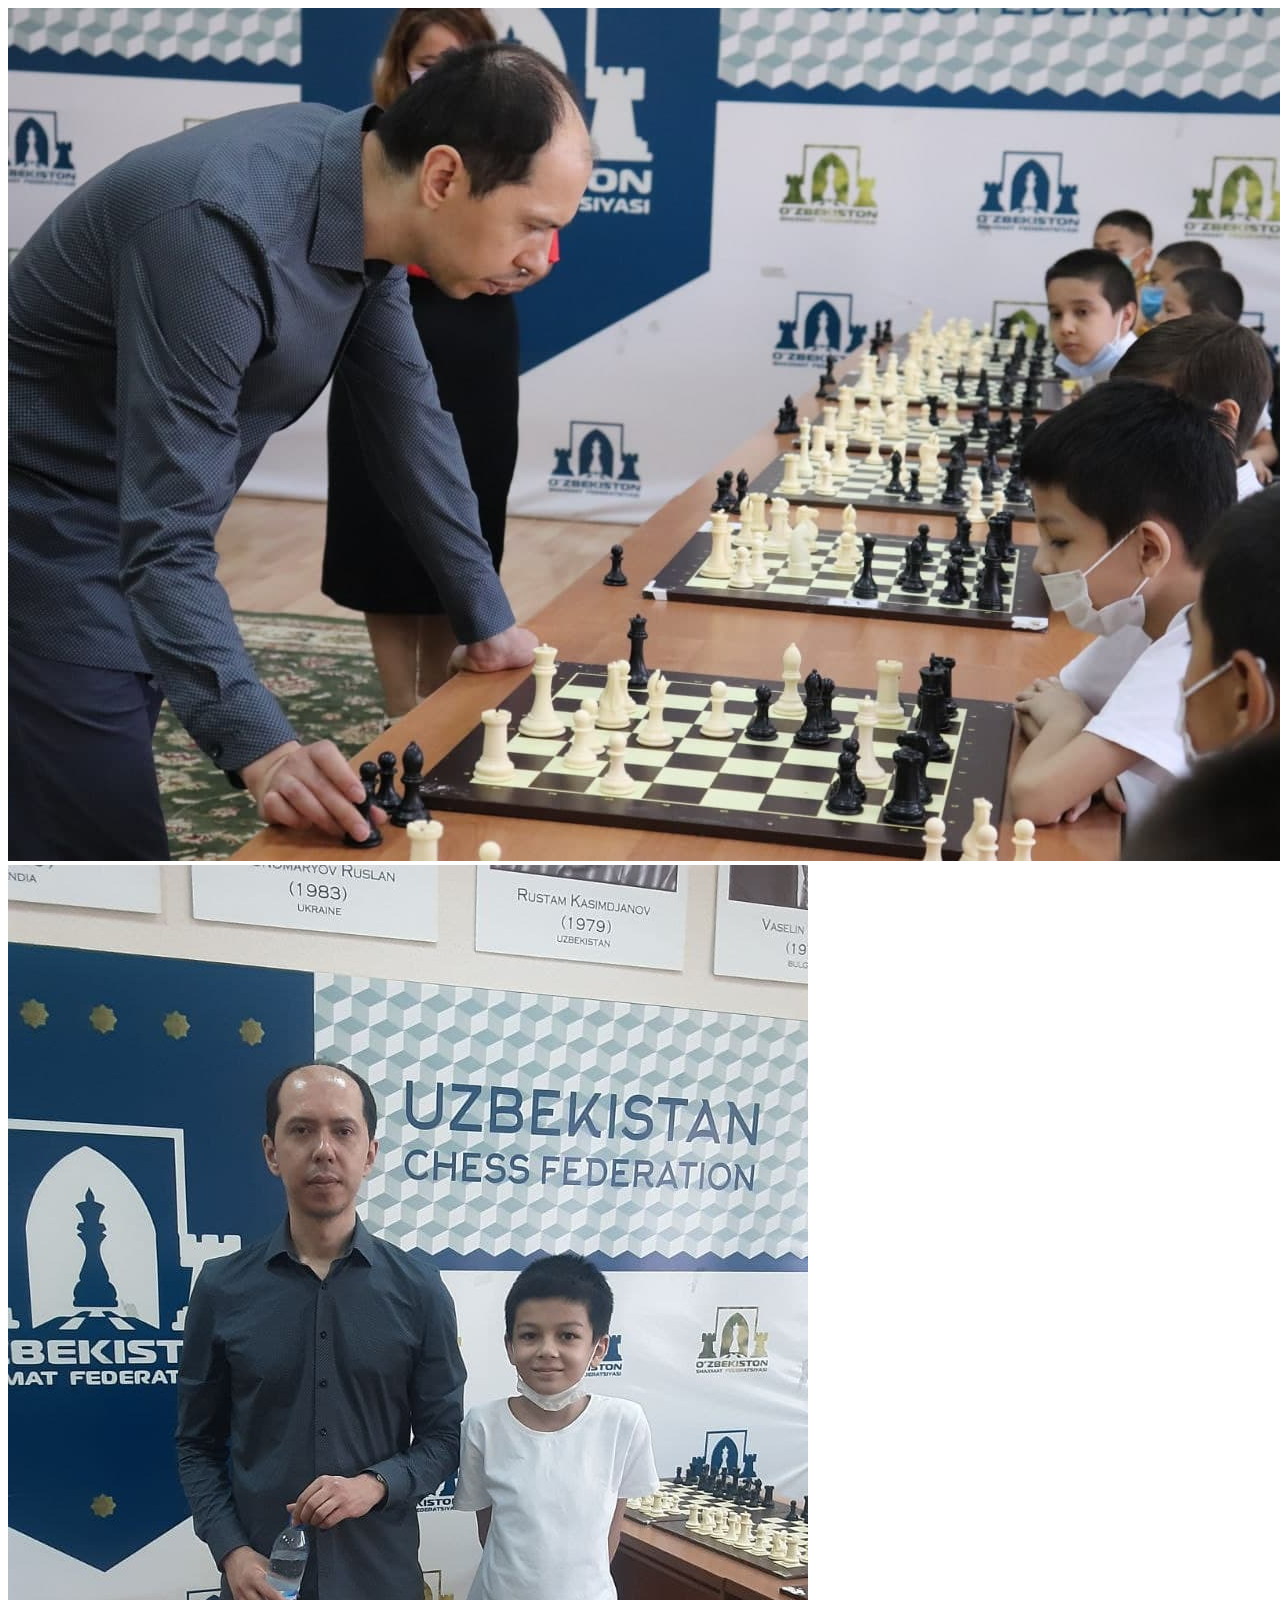
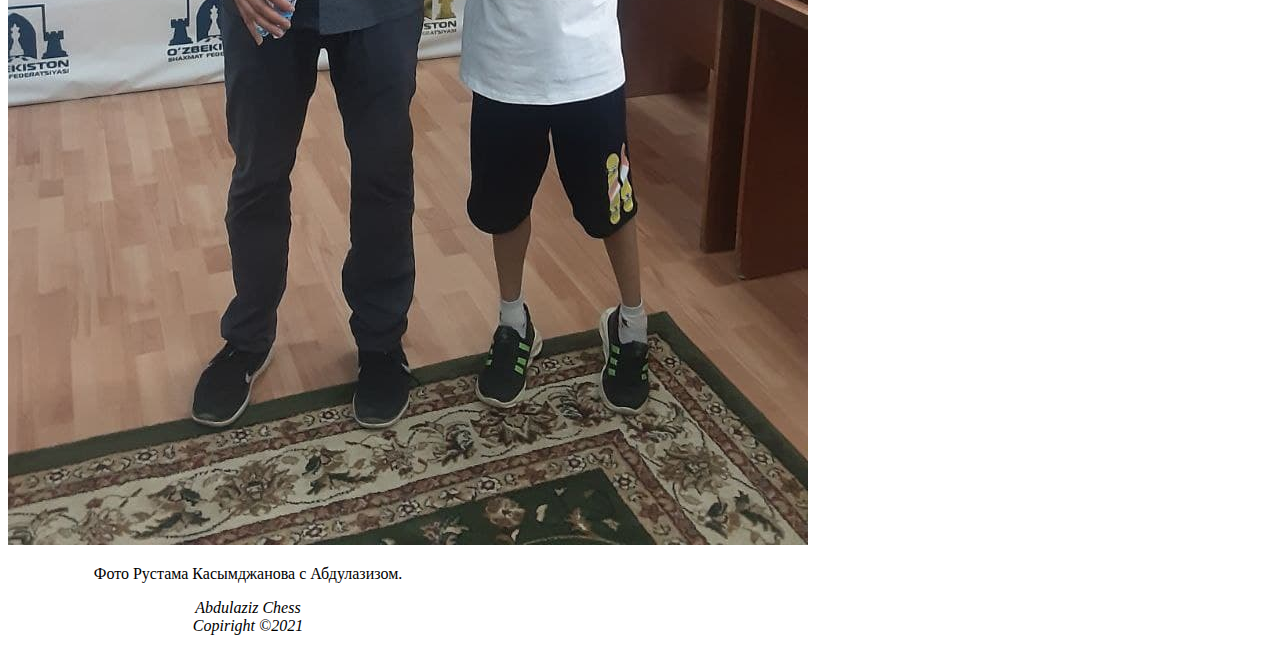
<file: index.html>
<!DOCTYPE html>
<html>
<head>
	<title></title>
	<link rel="stylesheet" type="text/css" href="styles.css">
	<link href="https://cdn.jsdelivr.net/npm/bootstrap@5.1.0/dist/css/bootstrap.min.css" rel="stylesheet" integrity="sha384-KyZXEAg3QhqLMpG8r+8fhAXLRk2vvoC2f3B09zVXn8CA5QIVfZOJ3BCsw2P0p/We" crossorigin="anonymous">
	<meta name="viewport" content="width=device-width, initial-scale=1">
	<script src="https://cdn.jsdelivr.net/npm/bootstrap@5.1.0/dist/js/bootstrap.bundle.min.js" integrity="sha384-U1DAWAznBHeqEIlVSCgzq+c9gqGAJn5c/t99JyeKa9xxaYpSvHU5awsuZVVFIhvj" crossorigin="anonymous"></script>
</head>
<body>
<div class="container">
<div class="card" style="width: 30rem;">
  <img src="photo.jpg" class="card-img-top" alt="..." >
  <div class="card-body">
   

 
</div>
<div class="card" style="width: 30rem;">
  <img src="photo2.jpg" class="card-img-top" alt="..." >
  <div class="card-body">
   <p>Фото Рустама Касымджанова с Абдулазизом.</p>

 
</div>
</div>
		

<footer><em><p>Abdulaziz Chess<br>Copiright &copy;2021</p></em></footer>
</body>
</html>
</file>
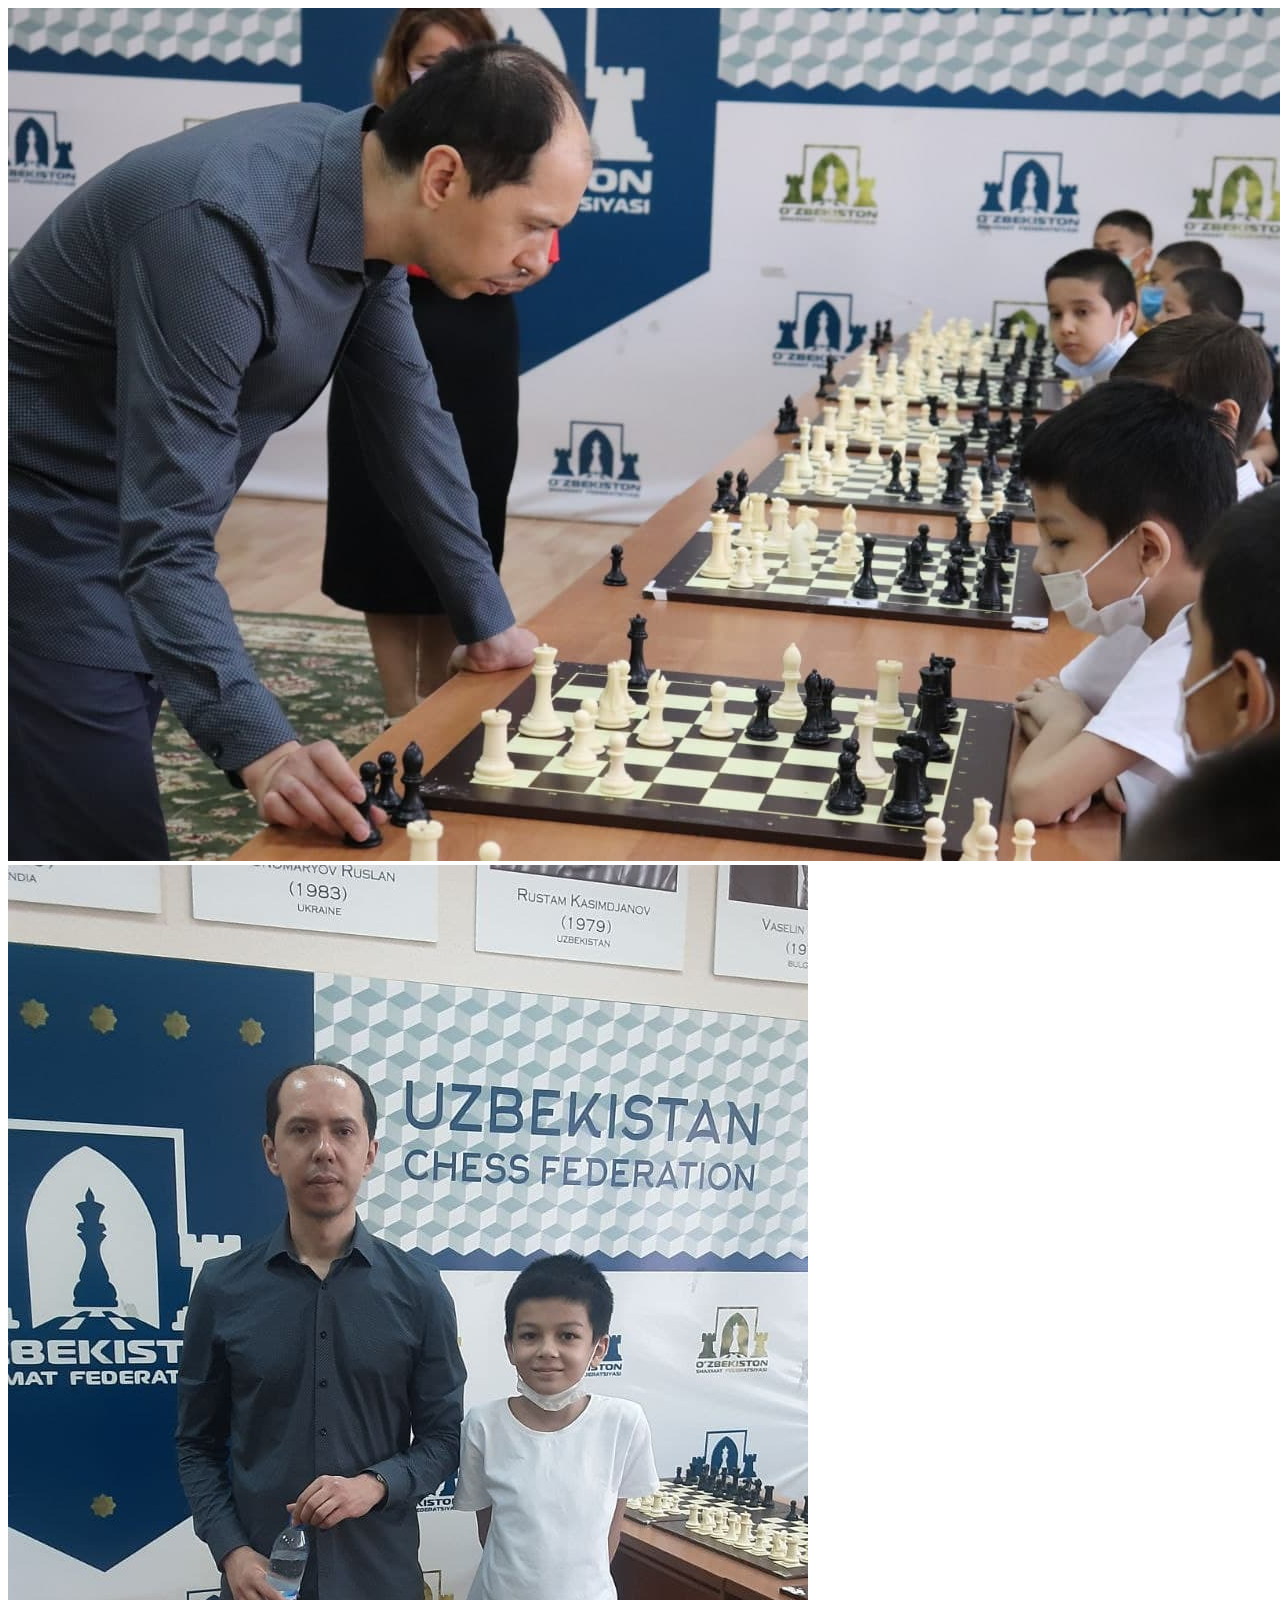
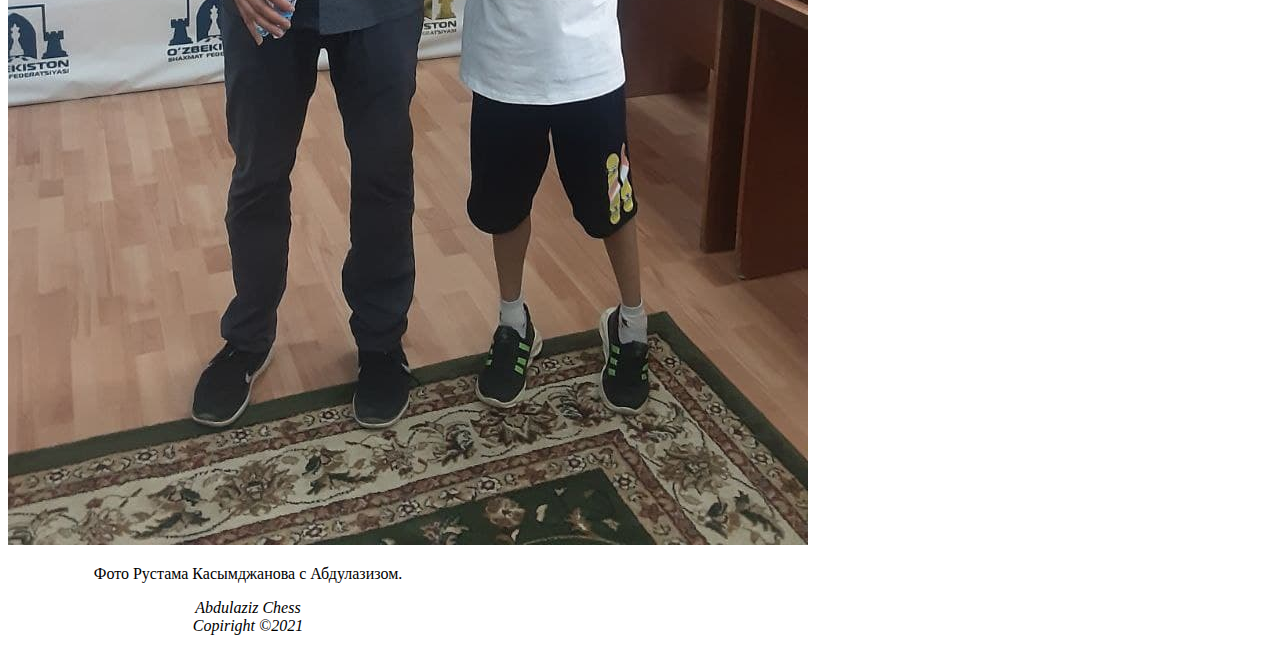
<file: Abdulaziz.html>
<!DOCTYPE html>
<html>
<head>
	<title></title>
	<link rel="stylesheet" type="text/css" href="styles.css">
	<link href="https://cdn.jsdelivr.net/npm/bootstrap@5.1.0/dist/css/bootstrap.min.css" rel="stylesheet" integrity="sha384-KyZXEAg3QhqLMpG8r+8fhAXLRk2vvoC2f3B09zVXn8CA5QIVfZOJ3BCsw2P0p/We" crossorigin="anonymous">
	<meta name="viewport" content="width=device-width, initial-scale=1">
	<script src="https://cdn.jsdelivr.net/npm/bootstrap@5.1.0/dist/js/bootstrap.bundle.min.js" integrity="sha384-U1DAWAznBHeqEIlVSCgzq+c9gqGAJn5c/t99JyeKa9xxaYpSvHU5awsuZVVFIhvj" crossorigin="anonymous"></script>
</head>
<body>
<div class="container">
<div class="card" style="width: 30rem;">
  <img src="photo.jpg" class="card-img-top" alt="..." >
  <div class="card-body">
   

 
</div>
<div class="card" style="width: 30rem;">
  <img src="photo2.jpg" class="card-img-top" alt="..." >
  <div class="card-body">
   <p>Фото Рустама Касымджанова с Абдулазизом.</p>

 
</div>
</div>
		

<footer><em><p>Abdulaziz Chess<br>Copiright &copy;2021</p></em></footer>
</body>
</html>
</file>
<file: styles.css>
footer {
	text-align: center;
}
.card {
	text-align: center;
	size: 200px;
	
}
</file>
